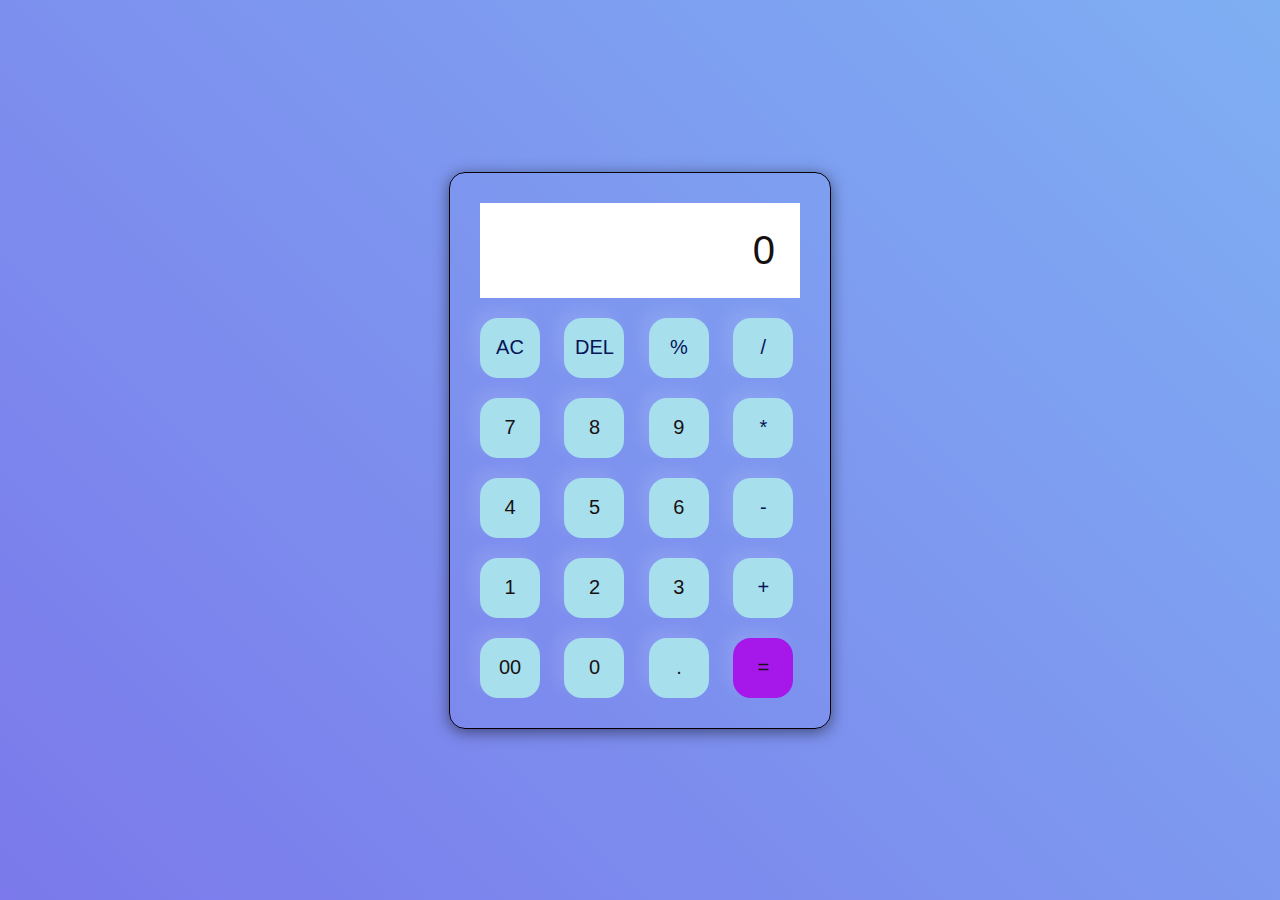
<file: calculator/index.html>
<!DOCTYPE html>
<html lang="en">
  <head>
    <meta charset="UTF-8" />
    <meta http-equiv="X-UA-Compatible" content="IE=edge" />
    <meta name="viewport" content="width=device-width, initial-scale=1.0" />
    <link rel="stylesheet" href="style.css" />
    <title>Calculator</title>
  </head>
  <body>
    <div class="container">
      <div class="calculator">
        <input type="text" id="inputBox" placeholder="0" />
        <div>
          <button class="button operator">AC</button>
          <button class="button operator">DEL</button>
          <button class="button operator">%</button>
          <button class="button operator">/</button>
        </div>
        <div>
          <button class="button">7</button>
          <button class="button">8</button>
          <button class="button">9</button>
          <button class="button operator">*</button>
        </div>
        <div>
          <button class="button">4</button>
          <button class="button">5</button>
          <button class="button">6</button>
          <button class="button operator">-</button>
        </div>
        <div>
          <button class="button">1</button>
          <button class="button">2</button>
          <button class="button">3</button>
          <button class="button operator">+</button>
        </div>

        <div>
          <button class="button">00</button>
          <button class="button">0</button>
          <button class="button">.</button>
          <button class="button equalBtn">=</button>
        </div>
      </div>
    </div>

    <script src="script.js"></script>
  </body>
</html>
</file>
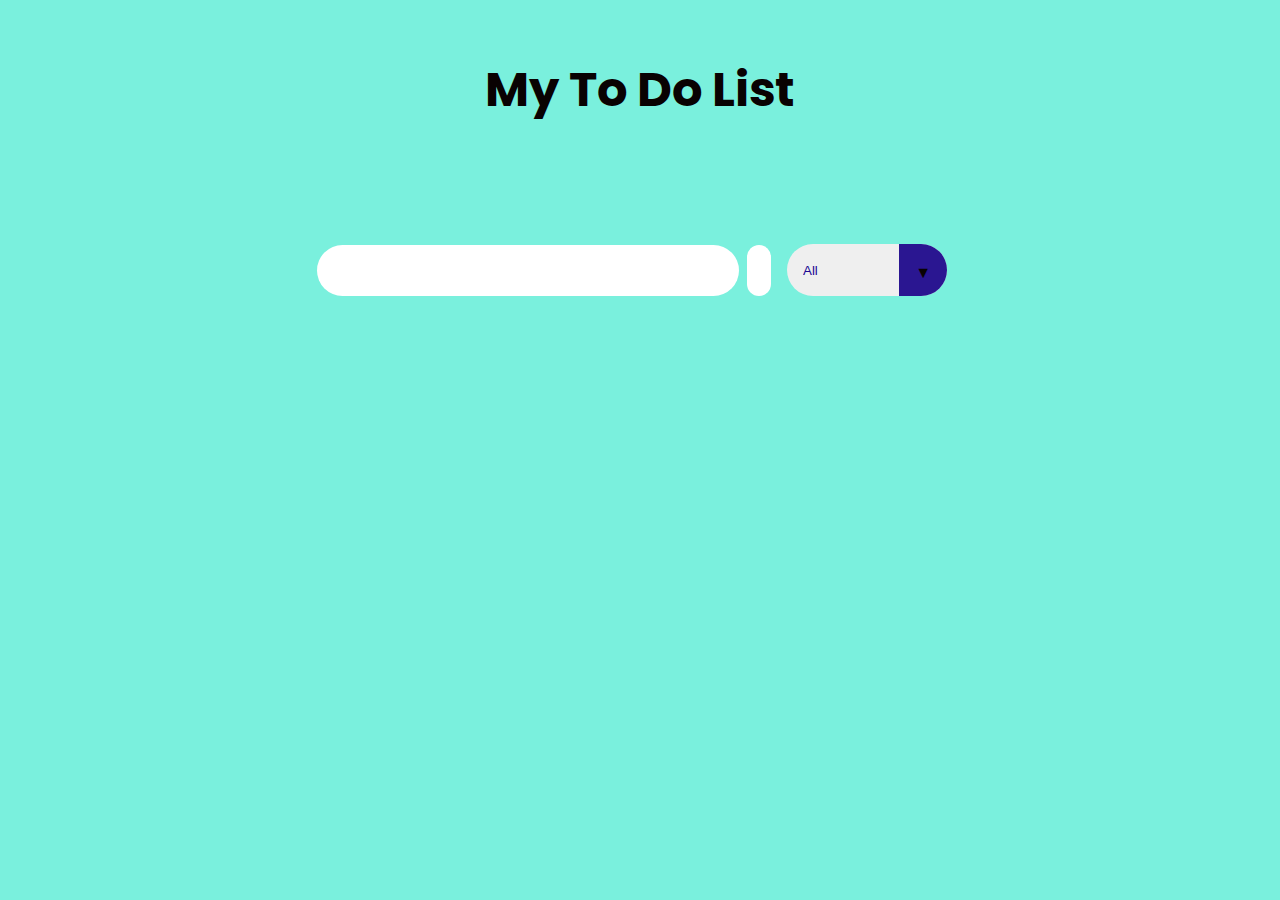
<file: TO-DO/index.html>
<!DOCTYPE html>
<html lang="en">
<head>
    <meta charset="UTF-8">
    <meta http-equiv="X-UA-Compatible" content="IE=edge">
    <meta name="viewport" content="width=device-width, initial-scale=1.0">
    <!-- Google Fonts -->
    <link rel="preconnect" href="https://fonts.googleapis.com">
    <link rel="preconnect" href="https://fonts.gstatic.com" crossorigin>
    <link href="https://fonts.googleapis.com/css2?family=Poppins&display=swap" rel="stylesheet">
    <!-- Font Awesome cdn css -->
    <link rel="stylesheet" href="https://cdnjs.cloudflare.com/ajax/libs/font-awesome/5.15.3/css/all.min.css" integrity="sha512-iBBXm8fW90+nuLcSKlbmrPcLa0OT92xO1BIsZ+ywDWZCvqsWgccV3gFoRBv0z+8dLJgyAHIhR35VZc2oM/gI1w==" crossorigin="anonymous" referrerpolicy="no-referrer" />
    <link rel="stylesheet" href="./style.css">
    <title>To Do List</title>
</head>
<body>

    <header>
        <h1>My To Do List</h1>
    </header>
    <form action="">
        <input type="text" class="todo-input">
        <button class="todo-button" type="submit">
            <i class="fas fa-plus-circle fa-lg"></i>
        </button>
        <div class="select">
            <select name="todos" class="filter-todo">
                <option value="all">All</option>
                <option value="completed">Completed</option>
                <option value="incomplete">Incomplete</option>
            </select>
        </div>
    </form>

    <div class="todo-container">
        <ul class="todo-list"></ul>
    </div>

    <script src="./script.js"></script>

</body>
</html>
</file>
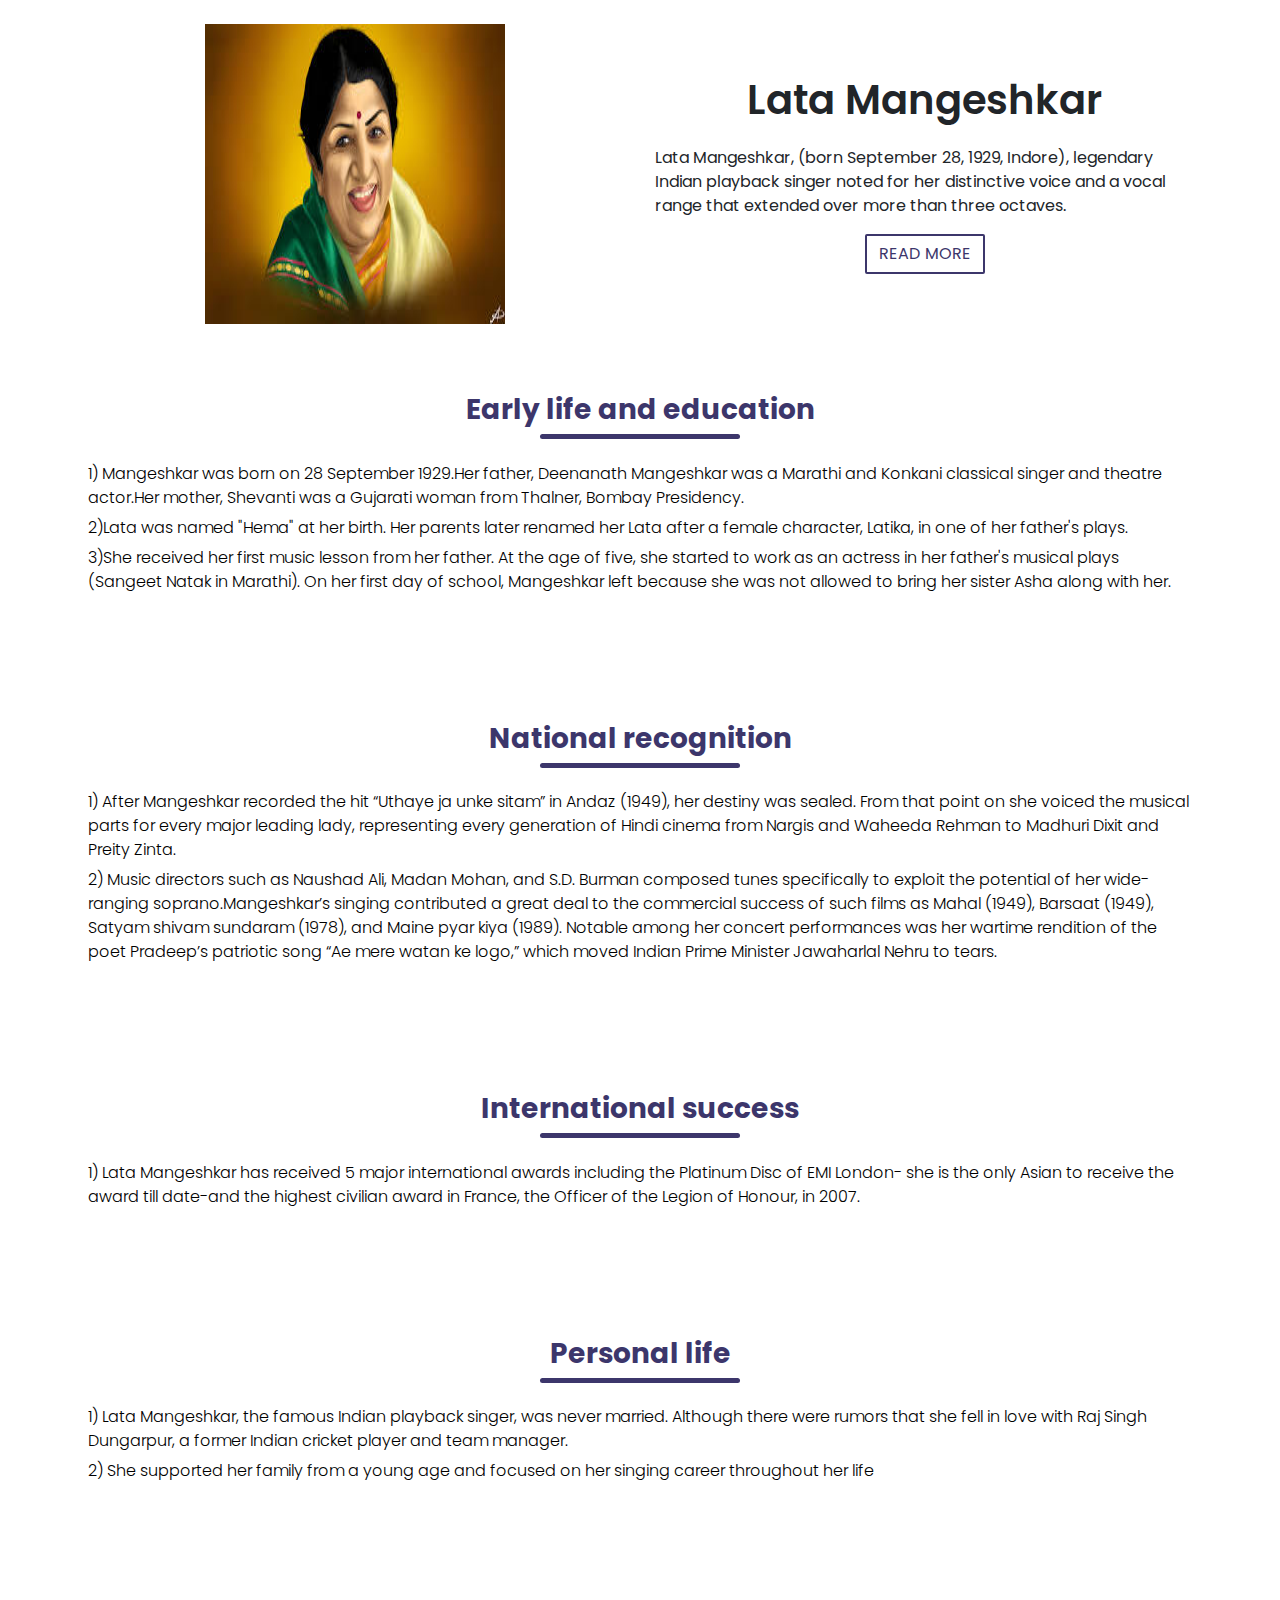
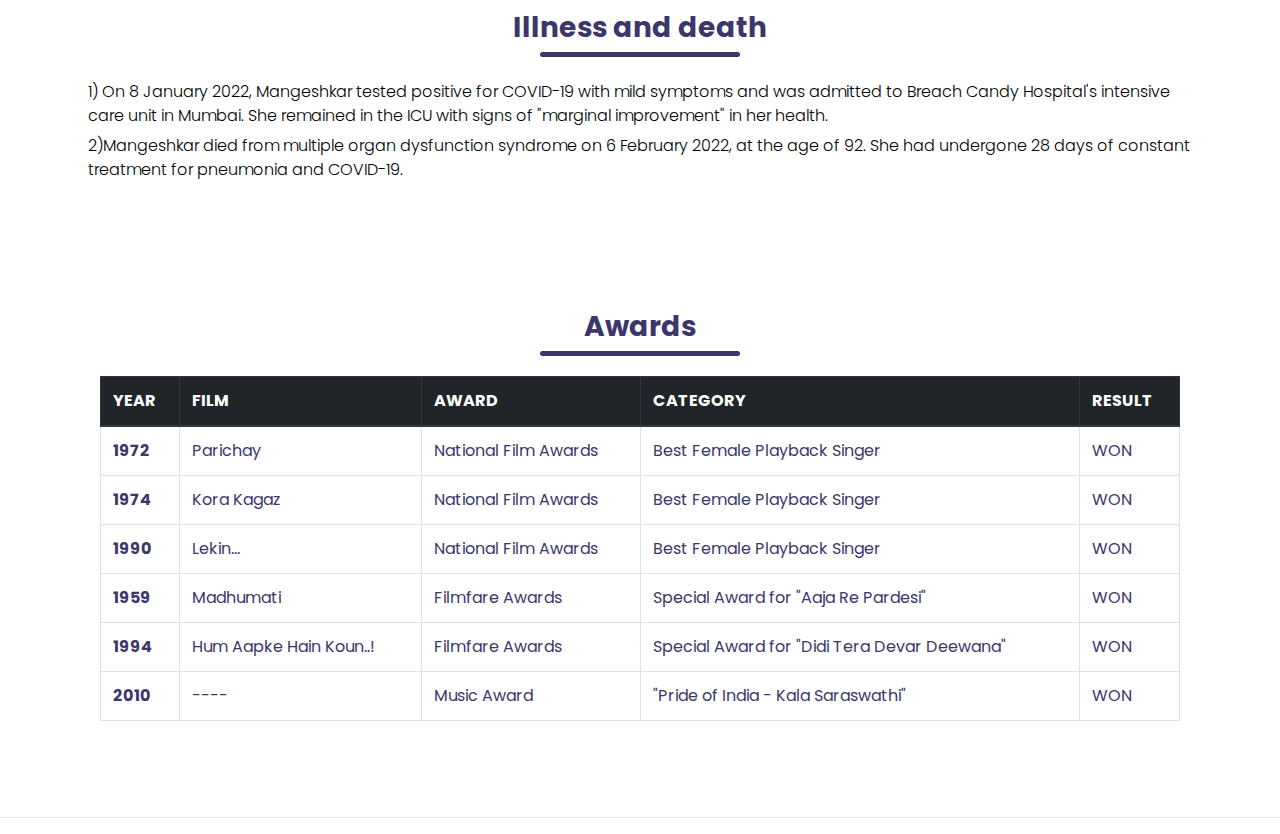
<file: Tribute/index.html>
<!DOCTYPE html>
<html lang="en">
<head>
    <meta charset="UTF-8">
    <meta name="viewport" content="width=device-width, initial-scale=1.0">
    <meta http-equiv="X-UA-Compatible" content="ie=edge">
    <title>Lata Mangeshkar</title>
    <link rel="stylesheet" href="style.css">
    <link rel="stylesheet" href="https://maxcdn.bootstrapcdn.com/bootstrap/4.0.0/css/bootstrap.min.css">
</head>
<body>
    
    <section id="heading">
        <div class="container">
            <div class="row">
                <div class="col-md-6 text-center py-4">
                    <img src="lata.jpeg" alt="Lata Mangeshkar image" width="300px" height="300px">
                </div>
                <div class="col-md-6">
                    <p class="promo-title text-center">Lata Mangeshkar</p>
                    <p>Lata Mangeshkar, (born September 28, 1929, Indore), legendary Indian playback singer noted for her distinctive voice and a vocal range that extended over more than three octaves.</p>
                    <div class="text-center">
                        <a href="#more" class="btn btn-primary">READ MORE</a>
                    </div>
                </div>
            </div>
        </div>
    </section>


    <!--------------------- Life -------------------->


    <section id="life">
        <div class="container" id="more">
            <h3 class="title text-center font-weight-bold">Early life and education</h3>
            <ul class="py-4">
                <li>1) Mangeshkar was born on 28 September 1929.Her father, Deenanath Mangeshkar was a Marathi and Konkani classical singer and theatre actor.Her mother, Shevanti was a Gujarati woman from Thalner, Bombay Presidency.</li>
                <li>2)Lata was named "Hema" at her birth. Her parents later renamed her Lata after a female character, Latika, in one of her father's plays.</li>
                <li>3)She received her first music lesson from her father. At the age of five, she started to work as an actress in her father's musical plays (Sangeet Natak in Marathi). On her first day of school, Mangeshkar left because she was not allowed to bring her sister Asha along with her.</li>
            </ul>
        </div>
    </section>

    <section id="life">
        <div class="container">
            <h3 class="title text-center font-weight-bold">National recognition</h3>

                <ul class="py-4">
                <li>1) After Mangeshkar recorded the hit “Uthaye ja unke sitam” in Andaz (1949), her destiny was sealed. From that point on she voiced the musical parts for every major leading lady, representing every generation of Hindi cinema from Nargis and Waheeda Rehman to Madhuri Dixit and Preity Zinta. </li>
                <li>2) Music directors such as Naushad Ali, Madan Mohan, and S.D. Burman composed tunes specifically to exploit the potential of her wide-ranging soprano.Mangeshkar’s singing contributed a great deal to the commercial success of such films as Mahal (1949), Barsaat (1949), Satyam shivam sundaram (1978), and Maine pyar kiya (1989). Notable among her concert performances was her wartime rendition of the poet Pradeep’s patriotic song “Ae mere watan ke logo,” which moved Indian Prime Minister Jawaharlal Nehru to tears.</li>
                
            </ul> 

        </div>
    </section>

    

    <section id="life">
            <div class="container">
                <h3 class="title text-center font-weight-bold">International success</h3>

                <ul class="py-4">
                    <li>1) Lata Mangeshkar has received 5 major international awards including the Platinum Disc of EMI London- she is the only Asian to receive the award till date-and the highest civilian award in France, the Officer of the Legion of Honour, in 2007. </li>
                    
                </ul> 

            </div>
        </section>

        <section id="life">
            <div class="container">
                <h3 class="title text-center font-weight-bold">Personal life</h3>

                <ul class="py-4">
                    <li>1) Lata Mangeshkar, the famous Indian playback singer, was never married. Although there were rumors that she fell in love with Raj Singh Dungarpur, a former Indian cricket player and team manager.</li>
                    <li>2)  She supported her family from a young age and focused on her singing career throughout her life</li>
                </ul> 

            </div>
        </section>

        <section id="life">
            <div class="container">
                <h3 class="title text-center font-weight-bold">Illness and death</h3>

                <ul class="py-4">
                    <li>1) On 8 January 2022, Mangeshkar tested positive for COVID-19 with mild symptoms and was admitted to Breach Candy Hospital's intensive care unit in Mumbai. She remained in the ICU with signs of "marginal improvement" in her health.</li>
                    <li>2)Mangeshkar died from multiple organ dysfunction syndrome on 6 February 2022, at the age of 92. She had undergone 28 days of constant treatment for pneumonia and COVID-19.</li>
                </ul> 

            </div>
        </section>


        <!----------------------- Awards ------------------>
    

        <section id="life">
            <div class="container">
                <h3 class="title text-center font-weight-bold">Awards</h3>

               <div class="col-md-12 py-4 table-responsive">
                   <table class="table table-bordered">
                        <thead class="thead-dark">
                            <tr>
                                <th scope="col" >YEAR</th>
                                <th scope="col">FILM</th>
                                <th scope="col">AWARD</th>
                                <th scope="col">CATEGORY</th>
                                <th scope="col">RESULT</th>
                            </tr>
                        </thead>
                        <tbody>
                            <tr>
                              <th scope="row">1972</th>
                              <td>Parichay</td>
                              <td>National Film Awards</td>
                              <td>Best Female Playback Singer</td>
                              <td>WON</td>
                            </tr>
                            <tr>
                                <th scope="row">1974</th>
                                <td>Kora Kagaz</td>
                                <td>National Film Awards</td>
                                <td>Best Female Playback Singer</td>
                                <td>WON</td>
                            </tr>
                            <tr>
                                <th scope="row">1990</th>
                                <td>Lekin...</td>
                                <td>National Film Awards</td>
                                <td>Best Female Playback Singer</td>
                                <td>WON</td>
                            </tr>
                            <tr>
                                <th scope="row">1959</th>
                                <td>Madhumati</td>
                                <td>Filmfare Awards</td>
                                <td>Special Award for  "Aaja Re Pardesi"</td>
                                <td>WON</td>
                            </tr>
                            <tr>
                                <th scope="row">1994</th>
                                <td>Hum Aapke Hain Koun..!</td>
                                <td>Filmfare Awards</td>
                                <td>Special Award for "Didi Tera Devar Deewana"</td>
                                <td>WON</td>
                            </tr>
                            <tr>
                                  <th scope="row">2010</th>
                                  <td>----</td>
                                  <td>Music Award</td>
                                  <td> "Pride of India - Kala Saraswathi"</td>
                                  <td>WON</td>
                            </tr>
                           
                          </tbody>
                   </table>
               </div>

            </div>
        </section>


       

        <hr>

        



</body>
</html>
</file>
<file: calculator/style.css>
*{
    margin: 0;
    padding: 0;
    box-sizing: border-box;
    font-family: sans-serif;
}

body{
    width: 100%;
    height: 100vh;
    display: flex;
    justify-content: center;
    align-items: center;
    background: linear-gradient(45deg, #7b79eb, #7faff3);
}

.calculator{
    border: 1px solid #070009;
    padding: 20px;
    border-radius: 16px;
    
    
    box-shadow: 0px 3px 15px rgba(0, 0, 0, 0.5);

}

input{
    width: 320px;
    border: #241919;
    padding: 25px;
    margin: 10px;
    
    box-shadow: 0px 3px 15px rgbs(84, 84, 84, 0.1);
    font-size: 40px;
    text-align: right;
    cursor: pointer;
    color: #120b0b;
}

input::placeholder{
    color: #161111;
}

button{
    color: #181111;
    background-color: #a7dfed;
    border: none;
    width: 60px;
    height: 60px;
    margin: 10px;
    border-radius: 30%;
    
    font-size: 20px;
    box-shadow : -8px -8px 15px rgba(255, 255, 255, 0.1);
    cursor: pointer;
}

.equalBtn{
    background-color: #a617e9;
}

.operator{
    color: #051455;
}
</file>
<file: TO-DO/style.css>
*{
    margin: 0;
    padding: 0;
    box-sizing: border-box;
}

body {
    background-color: rgb(122, 240, 221);
    color: rgb(9, 2, 2);
    font-family: "Poppins", sans-serif;
    min-height: 100vh;
}

header {
    font-size: 1.5rem;
}

header, 
form {
    min-height: 20vh;
    display: flex;
    justify-content: center;
    align-items: center;
}

form input, 
form button {
    padding: 0.5rem;
    padding-left: 1rem;
    font-size: 1.9rem;
    border: none;
    background: white;
    border-radius: 2rem;
}

form button {
    color: rgb(32, 9, 147);
    background: white;
    cursor: pointer;
    transition: all 0.3 ease;
    margin-left: 0.5rem;
}

form button:hover {
    color: white;
    background: rgb(98, 34, 236);
}

.fa-plus-circle {
    margin-top: 0.3rem;
    margin-left: -8px;
}

.todo-container {
    display: flex;
    justify-content: center;
    align-items: center;
}

.todo-list {
    min-width: 30%;
    list-style: none;
}

.todo {
    margin: 0.5rem;
    padding-left: 0.5rem;
    background: rgb(245, 236, 236);
    color: rgb(14, 4, 4);
    font-size: 1.5rem;
    display: flex;
    justify-content: space-between;
    align-items: center;
    transition: 0.5s;
    border-radius: 2rem;
}

.todo li {
    flex: 1;
}

.trash-btn, 
.complete-btn {
    color: white;
    border: none;
    padding: 1rem;
    cursor: pointer;
    font-size: 1.5rem;
}

.complete-btn {
    background: rgb(32, 9, 147);
}

.trash-btn {
    border-top-right-radius: 1.75rem;
    border-bottom-right-radius: 1.75rem;
    background: rgb(240, 80, 35);
}

.todo-item {
    padding: 0rem 0.5rem;
}

.fa-trash, 
.fa-check-circle {
    pointer-events: none;
}

.completed {
    text-decoration: line-through;
    opacity: 0.5;
}

.slide {
    transform: translateX(10rem);
    opacity: 0;
}

select {
    -webkit-appearance: none;
    -moz-appearance: none;
    appearance: none;
    outline: none;
    border: none;
}

.select {
    margin: 1rem;
    position: relative;
    overflow: hidden;
    border-radius: 50px;
}

select {
    color:rgb(32, 9, 147);
    width: 10rem;
    height: 3.2rem;
    cursor: pointer;
    padding: 1rem;
}

.select::after {
    content: "\25BC";
    position: absolute;
    background:rgb(42, 22, 145);
    top: 0;
    right: 0;
    padding: 1rem;
    pointer-events: none;
    transition: all 0.3s ease;
}

.select::hover::after {
    background: white;
    color: rgb(32, 9, 147);
}
</file>
<file: Tribute/style.css>
@import url('https://fonts.googleapis.com/css2?family=Poppins&display=swap');
*{
    margin: 0;
    padding: 0;
}
body{
    font-family: 'Poppins', sans-serif !important;
}
.promo-title{
    font-size: 40px;
    font-weight: 600;
    margin-top: 70px;
}
.btn-primary{
    box-shadow: none !important;
    padding: 8px 25px;
    border-radius: 2px !important;
    border: 2px solid #3c366b !important;
    color: #3c366b !important;
    background: none !important;

}
.btn-primary:hover{
    background: #3c366b !important;
    color: #fff !important;
    border: 2px solid #fff !important;
}

#life{
    padding: 40px 0;
    color: #3c366b;
}
.title::before{
    content: '';
    background: #3c366b;
    height: 5px;
    width: 200px;
    margin-left: auto;
    margin-right: auto;
    display: block;
    border-radius: 50px;
    transform: translateY(46px);
}
ul{
    list-style-type: none;
    font-weight: lighter;
}
ul li{
    padding: 3px;
    font-weight: 300;
    color: black;
}
</file>
